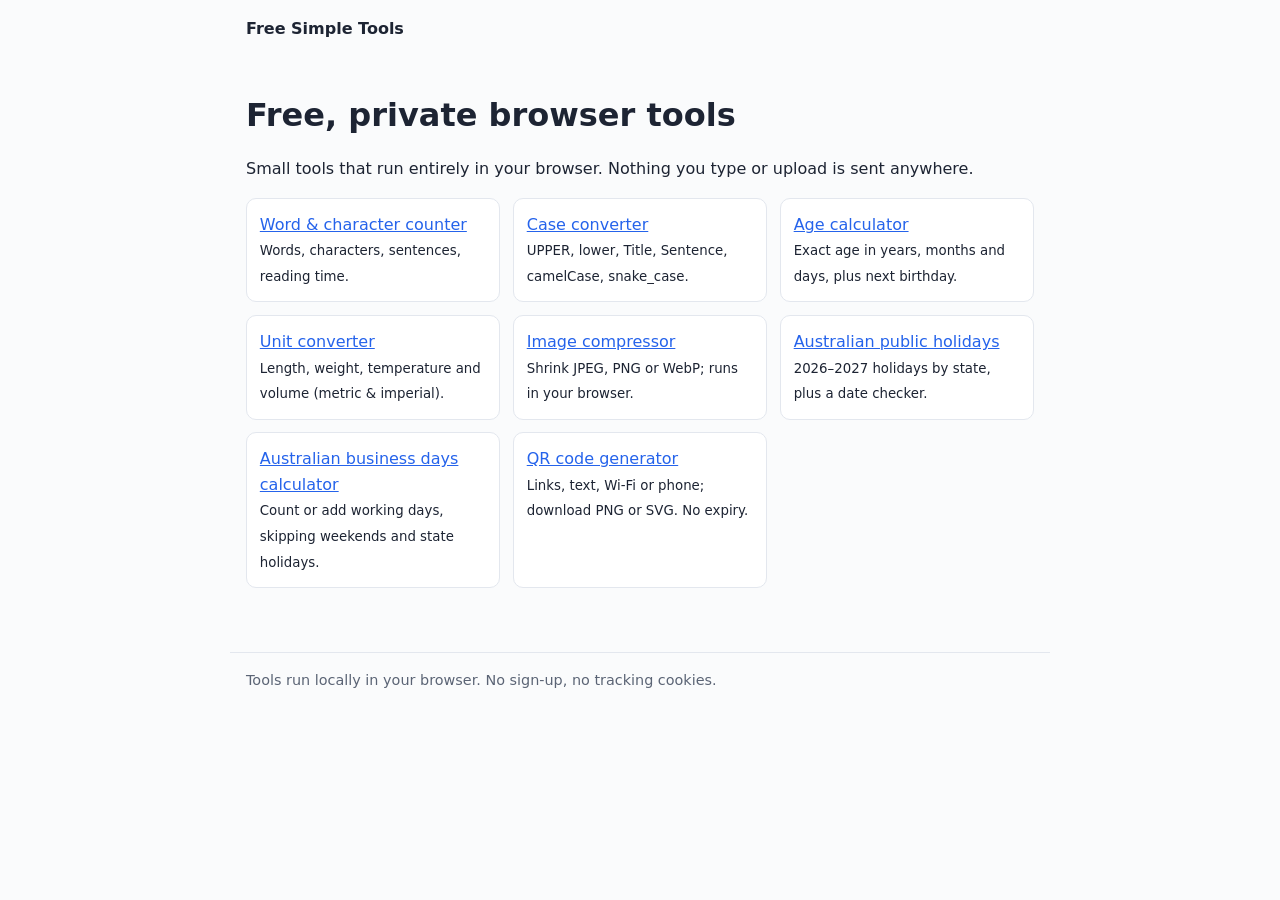
<file: index.html>
<!doctype html><html lang="en-AU"><head><meta charset="utf-8"><meta name="viewport" content="width=device-width,initial-scale=1">
<title>Free Simple Tools – quick browser tools for Australians</title>
<meta name="description" content="Free, private browser tools: word counter, date and public-holiday tools, image compressor and more. Everything runs in your browser.">
<link rel="stylesheet" href="assets/style.css"></head><body>
<header><a class="brand" href="./">Free Simple Tools</a></header>
<main><h1>Free, private browser tools</h1>
<p>Small tools that run entirely in your browser. Nothing you type or upload is sent anywhere.</p>
<ul class="tools">
<li><a href="word-counter/">Word &amp; character counter</a><br><small>Words, characters, sentences, reading time.</small></li>
<li><a href="case-converter/">Case converter</a><br><small>UPPER, lower, Title, Sentence, camelCase, snake_case.</small></li>
<li><a href="age-calculator/">Age calculator</a><br><small>Exact age in years, months and days, plus next birthday.</small></li>
<li><a href="unit-converter/">Unit converter</a><br><small>Length, weight, temperature and volume (metric &amp; imperial).</small></li>
<li><a href="image-compressor/">Image compressor</a><br><small>Shrink JPEG, PNG or WebP; runs in your browser.</small></li>
<li><a href="au-public-holidays/">Australian public holidays</a><br><small>2026–2027 holidays by state, plus a date checker.</small></li>
<li><a href="au-business-days/">Australian business days calculator</a><br><small>Count or add working days, skipping weekends and state holidays.</small></li>
<li><a href="qr-code/">QR code generator</a><br><small>Links, text, Wi-Fi or phone; download PNG or SVG. No expiry.</small></li>
<!-- TOOLS: au-business-days, qr-code -->
</ul></main>
<footer>Tools run locally in your browser. No sign-up, no tracking cookies.</footer></body></html>
</file>
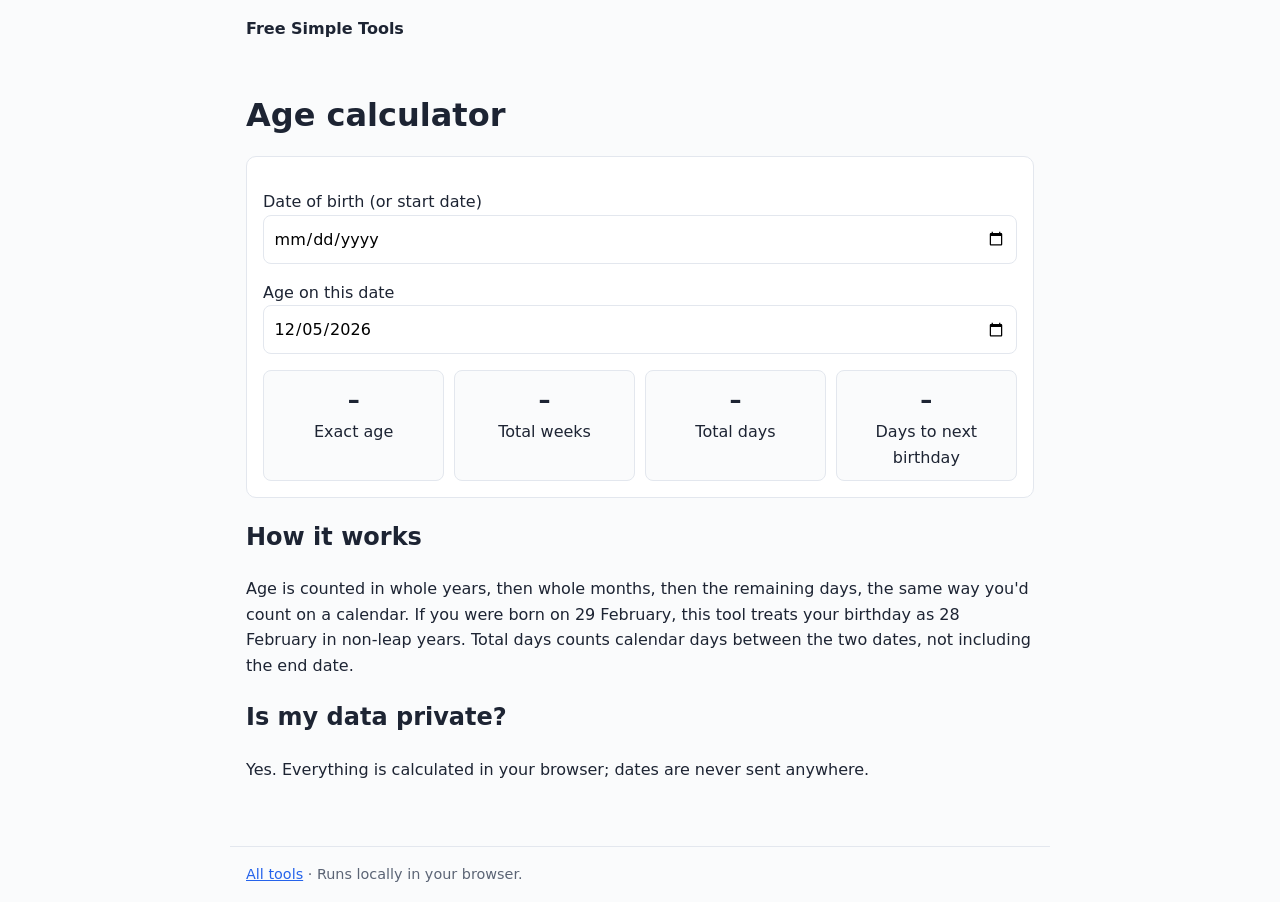
<file: age-calculator/index.html>
<!doctype html><html lang="en-AU"><head><meta charset="utf-8"><meta name="viewport" content="width=device-width,initial-scale=1">
<title>Age Calculator: exact age in years, months and days (Free)</title>
<meta name="description" content="Work out exact age or the time between two dates in years, months, days, total weeks and total days, plus days until the next birthday. Runs in your browser.">
<link rel="stylesheet" href="../assets/style.css"></head><body>
<header><a class="brand" href="../">Free Simple Tools</a></header>
<main><h1>Age calculator</h1>
<div class="card">
<p><label for="b">Date of birth (or start date)</label> <input id="b" type="date"></p>
<p><label for="d">Age on this date</label> <input id="d" type="date"></p>
<div class="stats">
<div class="stat"><b id="ymd">–</b>Exact age</div><div class="stat"><b id="tw">–</b>Total weeks</div>
<div class="stat"><b id="td">–</b>Total days</div><div class="stat"><b id="nb">–</b>Days to next birthday</div>
</div></div>
<h2>How it works</h2>
<p>Age is counted in whole years, then whole months, then the remaining days, the same way you'd count on a calendar. If you were born on 29 February, this tool treats your birthday as 28 February in non-leap years. Total days counts calendar days between the two dates, not including the end date.</p>
<h2>Is my data private?</h2><p>Yes. Everything is calculated in your browser; dates are never sent anywhere.</p>
</main><footer><a href="../">All tools</a> · Runs locally in your browser.</footer>
<script>
const $=id=>document.getElementById(id),pad=n=>String(n).padStart(2,'0');
const today=new Date(),iso=x=>`${x.getFullYear()}-${pad(x.getMonth()+1)}-${pad(x.getDate())}`;
$('d').value=iso(today);
const P=s=>{const[a,b,c]=s.split('-').map(Number);return{y:a,m:b-1,d:c};},U=o=>Date.UTC(o.y,o.m,o.d);
const dim=(y,m)=>new Date(Date.UTC(y,m+1,0)).getUTCDate();
const bday=(b,y)=>({y,m:b.m,d:Math.min(b.d,dim(y,b.m))});
function age(b,e){const add=k=>{const y=b.y+Math.floor((b.m+k)/12),m=(b.m+k)%12;return{y,m,d:Math.min(b.d,dim(y,m))};};let k=(e.y-b.y)*12+e.m-b.m;if(U(add(k))>U(e))k--;const a=add(k);return[Math.floor(k/12),k%12,Math.round((U(e)-U(a))/864e5)];}
function u(){if(!$('b').value||!$('d').value)return;const b=P($('b').value),e=P($('d').value);
if(U(e)<U(b)){$('ymd').textContent='End is before start';return;}
const[y,m,d]=age(b,e),days=Math.round((U(e)-U(b))/864e5);
$('ymd').textContent=`${y} y ${m} m ${d} d`;$('td').textContent=days.toLocaleString('en-AU');
$('tw').textContent=Math.floor(days/7).toLocaleString('en-AU')+(days%7?` + ${days%7} d`:'');
let n=bday(b,e.y);if(U(n)<U(e))n=bday(b,e.y+1);const k=Math.round((U(n)-U(e))/864e5);
$('nb').textContent=k===0?'Today!':k;}
$('b').oninput=u;$('d').oninput=u;
</script></body></html>
</file>
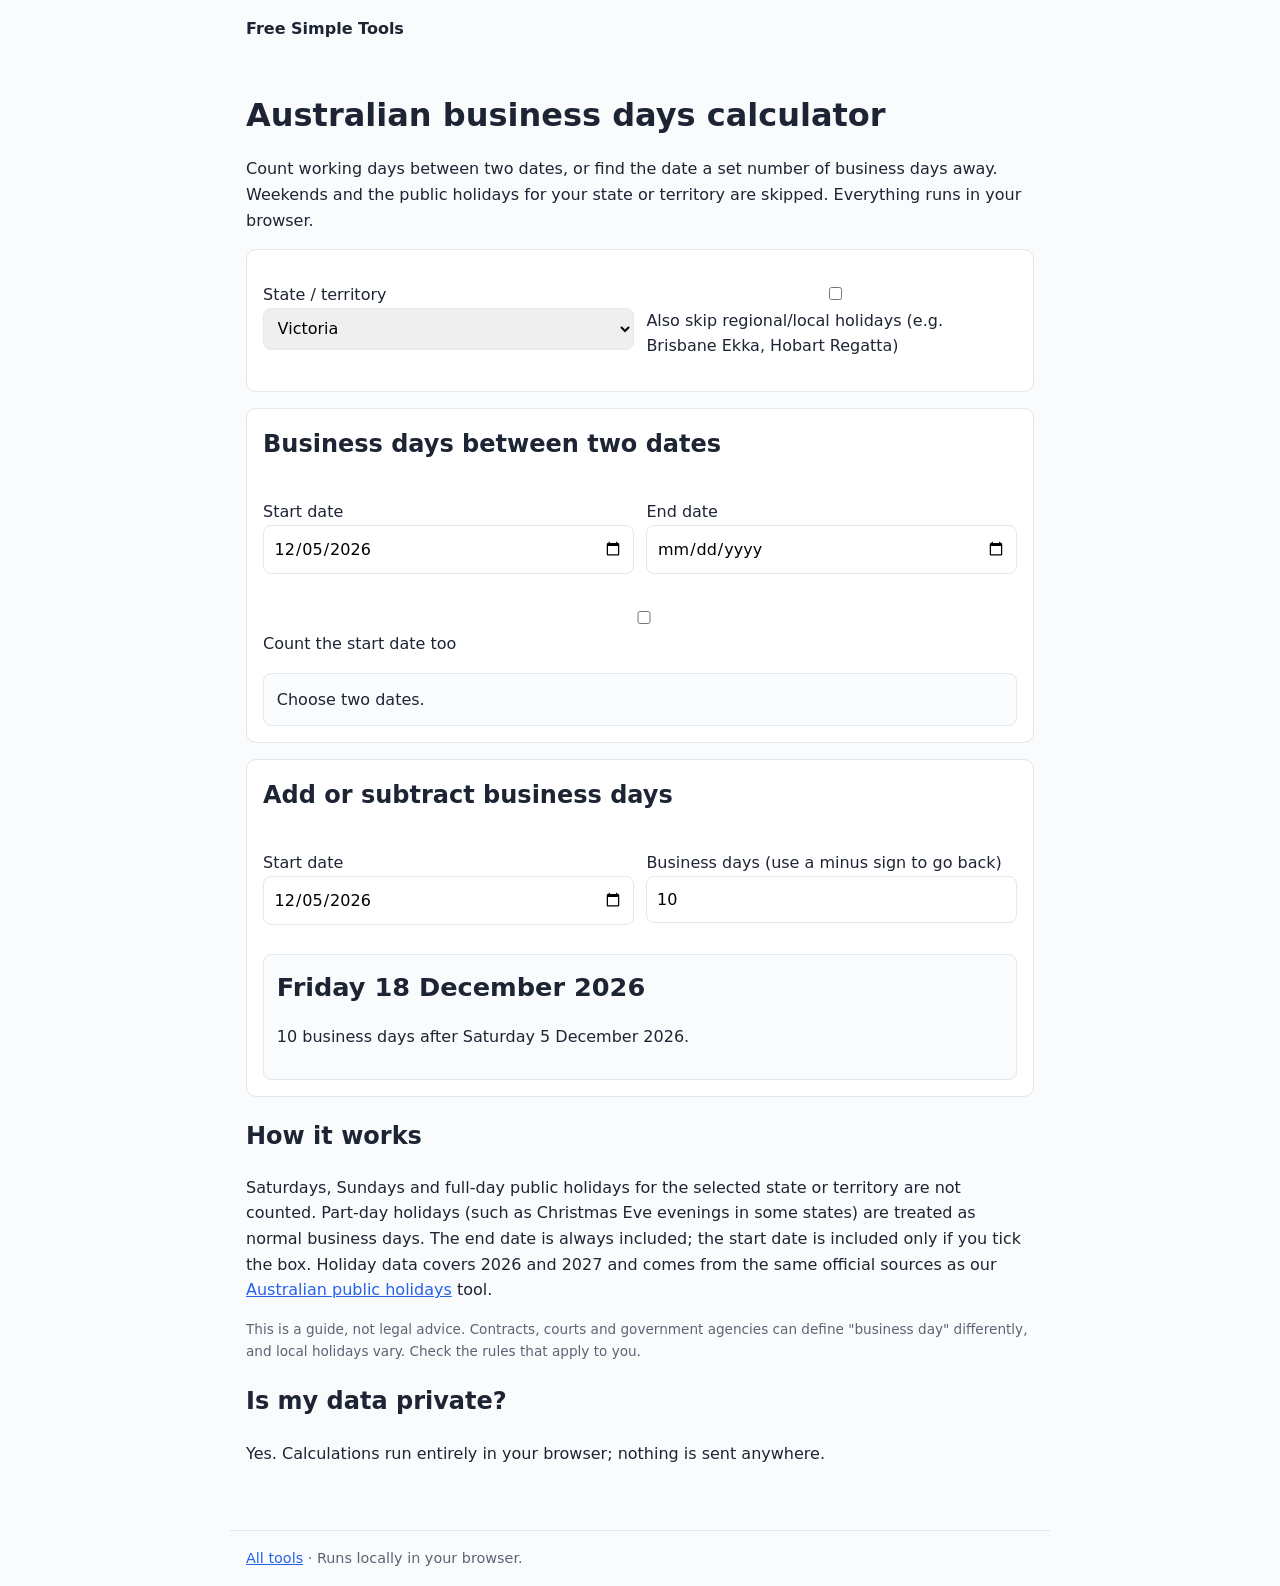
<file: au-business-days/index.html>
<!doctype html><html lang="en-AU"><head><meta charset="utf-8"><meta name="viewport" content="width=device-width,initial-scale=1">
<title>Australian business days calculator by state (2026–2027) – Free Simple Tools</title>
<meta name="description" content="Count business days between two dates, or add business days to a date, skipping weekends and public holidays for any Australian state or territory. Runs in your browser.">
<link rel="stylesheet" href="../assets/style.css">
<style>
.row{display:grid;grid-template-columns:1fr 1fr;gap:.8rem}
@media(max-width:560px){.row{grid-template-columns:1fr}}
.result{margin-top:.8rem;padding:.8rem;border-radius:8px;border:1px solid var(--border);background:var(--bg)}
.note{color:var(--muted);font-size:.85rem}
.big{font-size:1.6rem;font-weight:700}
</style></head><body>
<header><a class="brand" href="../">Free Simple Tools</a></header>
<main><h1>Australian business days calculator</h1>
<p>Count working days between two dates, or find the date a set number of business days away. Weekends and the public holidays for your state or territory are skipped. Everything runs in your browser.</p>
<div class="card">
<div class="row">
<p><label for="state">State / territory</label>
<select id="state">
<option value="ACT">Australian Capital Territory</option>
<option value="NSW">New South Wales</option>
<option value="NT">Northern Territory</option>
<option value="QLD">Queensland</option>
<option value="SA">South Australia</option>
<option value="TAS">Tasmania</option>
<option value="VIC" selected>Victoria</option>
<option value="WA">Western Australia</option>
</select></p>
<p><label><input type="checkbox" id="local"> Also skip regional/local holidays (e.g. Brisbane Ekka, Hobart Regatta)</label></p>
</div>
</div>

<div class="card">
<h2 style="margin-top:0">Business days between two dates</h2>
<div class="row">
<p><label for="from">Start date</label><input id="from" type="date"></p>
<p><label for="to">End date</label><input id="to" type="date"></p>
</div>
<p><label><input type="checkbox" id="incStart"> Count the start date too</label></p>
<div id="countResult" class="result">Choose two dates.</div>
</div>

<div class="card">
<h2 style="margin-top:0">Add or subtract business days</h2>
<div class="row">
<p><label for="addFrom">Start date</label><input id="addFrom" type="date"></p>
<p><label for="addN">Business days (use a minus sign to go back)</label><input id="addN" type="number" step="1" value="10"></p>
</div>
<div id="addResult" class="result">Choose a start date.</div>
</div>

<h2>How it works</h2>
<p>Saturdays, Sundays and full-day public holidays for the selected state or territory are not counted. Part-day holidays (such as Christmas Eve evenings in some states) are treated as normal business days. The end date is always included; the start date is included only if you tick the box. Holiday data covers 2026 and 2027 and comes from the same official sources as our <a href="../au-public-holidays/">Australian public holidays</a> tool.</p>
<p class="note">This is a guide, not legal advice. Contracts, courts and government agencies can define "business day" differently, and local holidays vary. Check the rules that apply to you.</p>
<h2>Is my data private?</h2>
<p>Yes. Calculations run entirely in your browser; nothing is sent anywhere.</p>
</main>
<footer><a href="../">All tools</a> · Runs locally in your browser.</footer>
<script src="../assets/au-holidays.js"></script>
<script src="bd.js"></script>
<script>
const DAYS=['Sunday','Monday','Tuesday','Wednesday','Thursday','Friday','Saturday'];
const MONTHS=['January','February','March','April','May','June','July','August','September','October','November','December'];
const $=id=>document.getElementById(id);
function fmt(s){const[y,m,d]=s.split('-').map(Number);const dt=new Date(Date.UTC(y,m-1,d));return `${DAYS[dt.getUTCDay()]} ${d} ${MONTHS[m-1]} ${y}`;}
function opts(){return{includeLocal:$('local').checked,includeStart:$('incStart').checked};}
function warn(years){return years.length?`<p class="note">No holiday data for ${years.join(', ')}; only weekends were skipped for those dates.</p>`:'';}
function doCount(){
  const a=$('from').value,b=$('to').value,box=$('countResult');
  if(!a||!b){box.textContent='Choose two dates.';return;}
  const r=countBusinessDays(H,$('state').value,a,b,opts());
  const hl=r.holidays.length?`<p>Public holidays skipped:</p><ul>${r.holidays.map(h=>`<li>${fmt(h.d)}: ${h.n}</li>`).join('')}</ul>`:'<p>No public holidays fell in this range.</p>';
  box.innerHTML=`<div class="big">${r.days} business day${Math.abs(r.days)===1?'':'s'}</div><p>${r.weekend} weekend day${r.weekend===1?'':'s'} and ${r.holidays.length} public holiday${r.holidays.length===1?'':'s'} skipped.</p>${hl}${warn(r.missingYears)}`;
}
function doAdd(){
  const a=$('addFrom').value,n=parseInt($('addN').value,10),box=$('addResult');
  if(!a||isNaN(n)){box.textContent='Choose a start date and a whole number of days.';return;}
  const r=addBusinessDays(H,$('state').value,a,n,{includeLocal:$('local').checked});
  box.innerHTML=`<div class="big">${fmt(r.date)}</div><p>${Math.abs(n)} business day${Math.abs(n)===1?'':'s'} ${n<0?'before':'after'} ${fmt(a)}.</p>${r.missingYear?'<p class="note">Part of this range is outside 2026–2027, so holidays there may be missing.</p>':''}`;
}
['state','local','incStart','from','to'].forEach(id=>$(id).addEventListener('input',()=>{doCount();doAdd();}));
['addFrom','addN'].forEach(id=>$(id).addEventListener('input',doAdd));
$('state').addEventListener('change',()=>{doCount();doAdd();});
const _n=new Date(),today=new Date(_n.getTime()-_n.getTimezoneOffset()*6e4).toISOString().slice(0,10);$('from').value=today;$('addFrom').value=today;
doCount();doAdd();
</script></body></html>
</file>
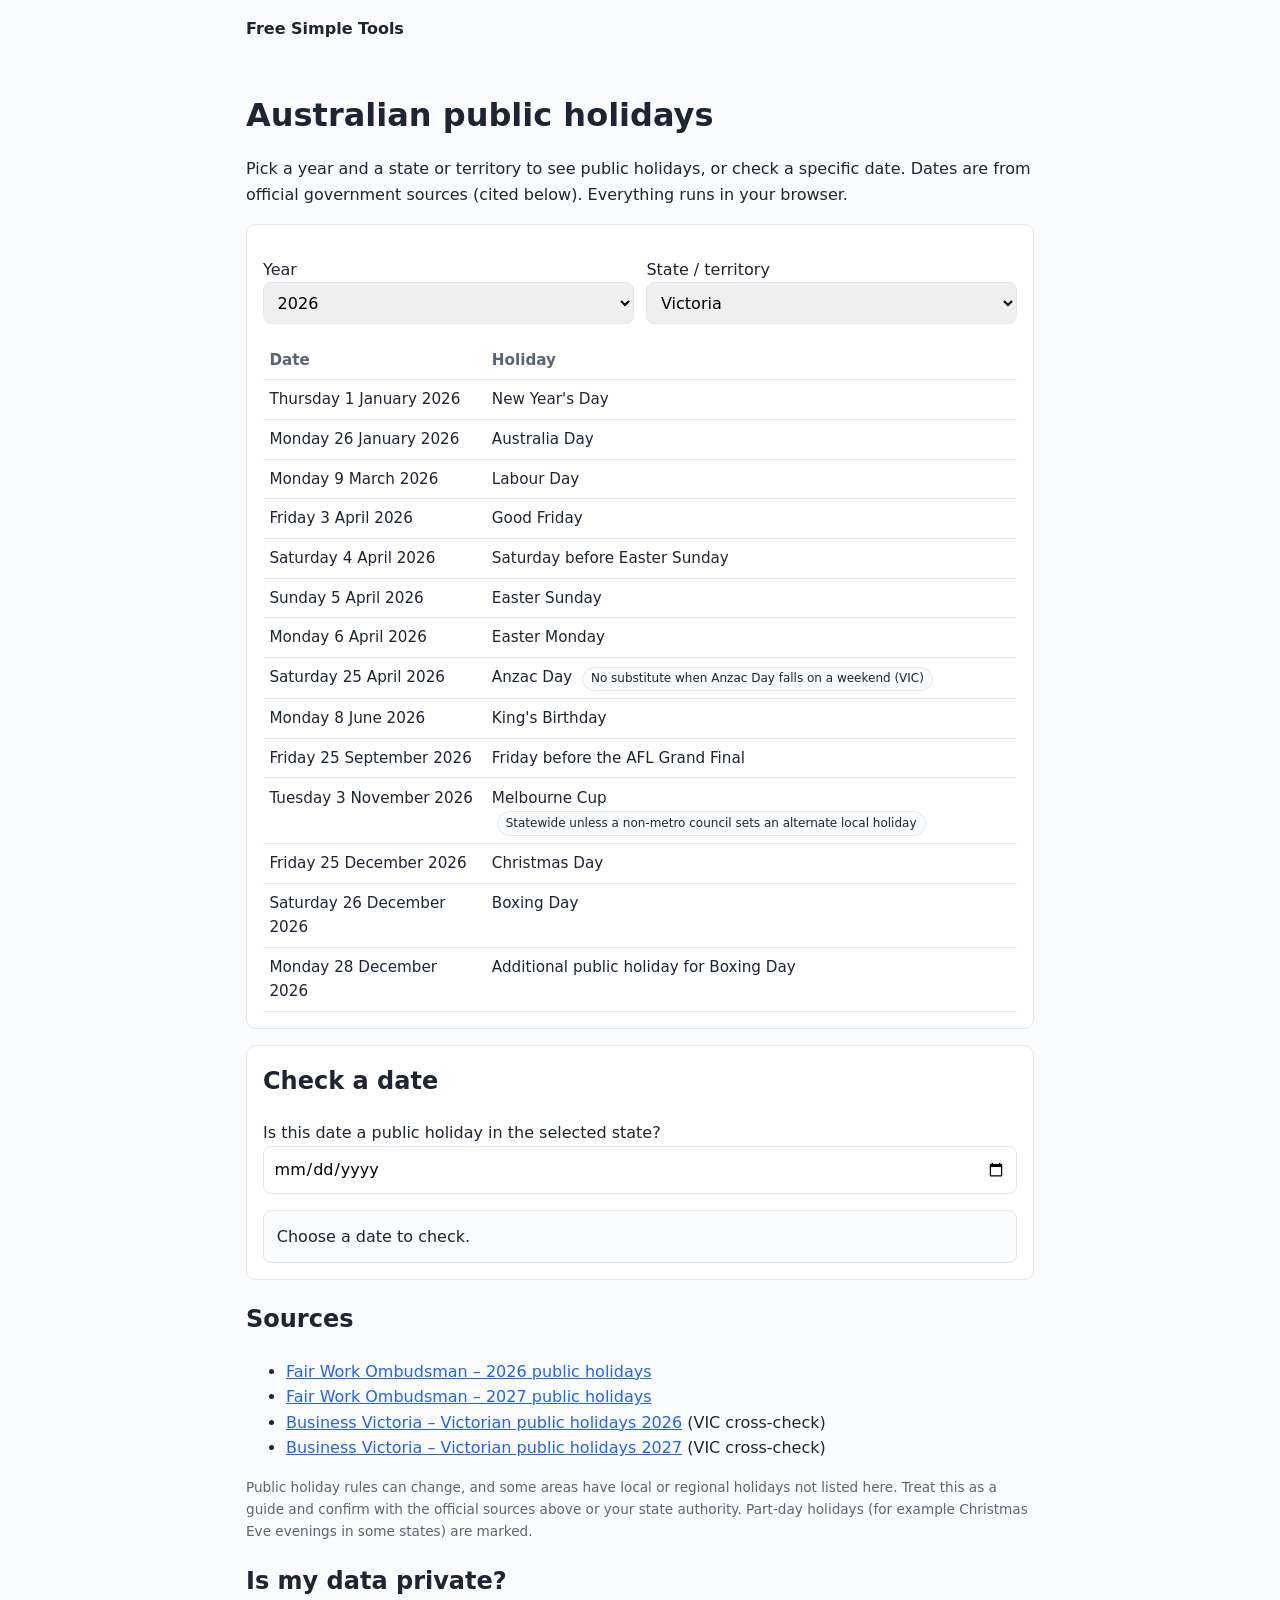
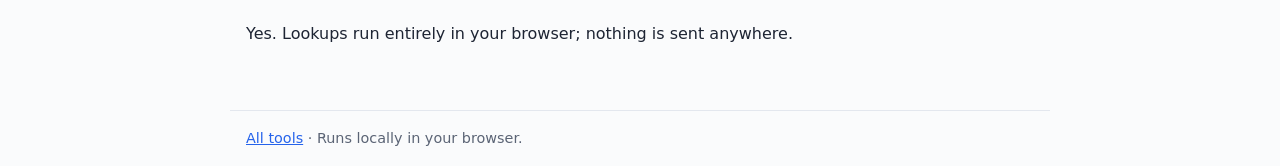
<file: au-public-holidays/index.html>
<!doctype html><html lang="en-AU"><head><meta charset="utf-8"><meta name="viewport" content="width=device-width,initial-scale=1">
<title>Australian public holidays by state (2026–2027) – Free Simple Tools</title>
<meta name="description" content="Look up Australian public holidays by state or territory for 2026 and 2027, or check whether a specific date is a public holiday. Runs in your browser.">
<link rel="stylesheet" href="../assets/style.css">
<style>
table{width:100%;border-collapse:collapse;font-size:.95rem}
th,td{text-align:left;padding:.45rem .4rem;border-bottom:1px solid var(--border);vertical-align:top}
th{color:var(--muted);font-weight:600}
.note{color:var(--muted);font-size:.85rem}
.badge{display:inline-block;background:var(--bg);border:1px solid var(--border);border-radius:999px;padding:.1rem .5rem;font-size:.75rem;margin-left:.3rem}
.row{display:grid;grid-template-columns:1fr 1fr;gap:.8rem}
@media(max-width:560px){.row{grid-template-columns:1fr}}
#checkResult{margin-top:.8rem;padding:.8rem;border-radius:8px;border:1px solid var(--border);background:var(--bg)}
#checkResult.yes{border-color:#86efac;background:#f0fdf4}
#checkResult.no{border-color:#e3e7ee}
</style></head><body>
<header><a class="brand" href="../">Free Simple Tools</a></header>
<main><h1>Australian public holidays</h1>
<p>Pick a year and a state or territory to see public holidays, or check a specific date. Dates are from official government sources (cited below). Everything runs in your browser.</p>
<div class="card">
<div class="row">
<p><label for="year">Year</label>
<select id="year"><option value="2026">2026</option><option value="2027">2027</option></select></p>
<p><label for="state">State / territory</label>
<select id="state">
<option value="ACT">Australian Capital Territory</option>
<option value="NSW">New South Wales</option>
<option value="NT">Northern Territory</option>
<option value="QLD">Queensland</option>
<option value="SA">South Australia</option>
<option value="TAS">Tasmania</option>
<option value="VIC" selected>Victoria</option>
<option value="WA">Western Australia</option>
</select></p>
</div>
<div id="pending" class="note" hidden></div>
<table><thead><tr><th>Date</th><th>Holiday</th></tr></thead><tbody id="list"></tbody></table>
</div>

<div class="card">
<h2 style="margin-top:0">Check a date</h2>
<p><label for="check">Is this date a public holiday in the selected state?</label>
<input id="check" type="date"></p>
<div id="checkResult">Choose a date to check.</div>
</div>

<h2>Sources</h2>
<ul>
<li><a href="https://www.fairwork.gov.au/employment-conditions/public-holidays/2026-public-holidays" rel="noopener">Fair Work Ombudsman – 2026 public holidays</a></li>
<li><a href="https://www.fairwork.gov.au/employment-conditions/public-holidays/2027-public-holidays" rel="noopener">Fair Work Ombudsman – 2027 public holidays</a></li>
<li><a href="https://business.vic.gov.au/business-information/public-holidays/victorian-public-holidays-2026" rel="noopener">Business Victoria – Victorian public holidays 2026</a> (VIC cross-check)</li>
<li><a href="https://business.vic.gov.au/business-information/public-holidays/victorian-public-holidays-2027" rel="noopener">Business Victoria – Victorian public holidays 2027</a> (VIC cross-check)</li>
</ul>
<p class="note">Public holiday rules can change, and some areas have local or regional holidays not listed here. Treat this as a guide and confirm with the official sources above or your state authority. Part-day holidays (for example Christmas Eve evenings in some states) are marked.</p>
<h2>Is my data private?</h2>
<p>Yes. Lookups run entirely in your browser; nothing is sent anywhere.</p>
</main>
<footer><a href="../">All tools</a> · Runs locally in your browser.</footer>
<script src="../assets/au-holidays.js"></script>
<script>
const DAYS=['Sunday','Monday','Tuesday','Wednesday','Thursday','Friday','Saturday'];
const MONTHS=['January','February','March','April','May','June','July','August','September','October','November','December'];
const $=id=>document.getElementById(id);
function fmt(iso){
  const[y,m,d]=iso.split('-').map(Number);
  const dt=new Date(Date.UTC(y,m-1,d));
  return `${DAYS[dt.getUTCDay()]} ${d} ${MONTHS[m-1]} ${y}`;
}
function holidays(){
  const y=+$('year').value,s=$('state').value;
  return (H[y]&&H[y][s])||[];
}
function render(){
  const y=$('year').value,s=$('state').value,rows=holidays();
  const pend=PENDING[s+'|'+y];
  const p=$('pending');
  if(pend){p.hidden=false;p.textContent=pend;}else{p.hidden=true;p.textContent='';}
  $('list').innerHTML=rows.map(h=>{
    const badge=h.note?` <span class="badge">${h.note}</span>`:'';
    return `<tr><td>${fmt(h.d)}</td><td>${h.n}${badge}</td></tr>`;
  }).join('')||'<tr><td colspan="2">No holidays loaded for this selection.</td></tr>';
  check();
}
function check(){
  const v=$('check').value,box=$('checkResult');
  if(!v){box.className='';box.textContent='Choose a date to check.';return;}
  const y=+v.slice(0,4);
  if(!H[y]){box.className='no';box.textContent=`No holiday data loaded for ${y}. This tool covers 2026 and 2027.`;return;}
  const s=$('state').value;
  const hits=(H[y][s]||[]).filter(h=>h.d===v);
  const label=$('state').selectedOptions[0].textContent;
  if(hits.length){
    box.className='yes';
    box.innerHTML=`<strong>Yes</strong> — ${fmt(v)} is a public holiday in ${label}: <em>${hits.map(h=>h.n+(h.note?' ('+h.note+')':'')).join('; ')}</em>.`;
  }else{
    box.className='no';
    box.innerHTML=`<strong>No</strong> — ${fmt(v)} is not on the ${label} statewide/capital-city list for ${y}. Local or regional holidays may still apply.`;
  }
}
$('year').onchange=render;$('state').onchange=render;$('check').oninput=check;
render();
</script></body></html>
</file>
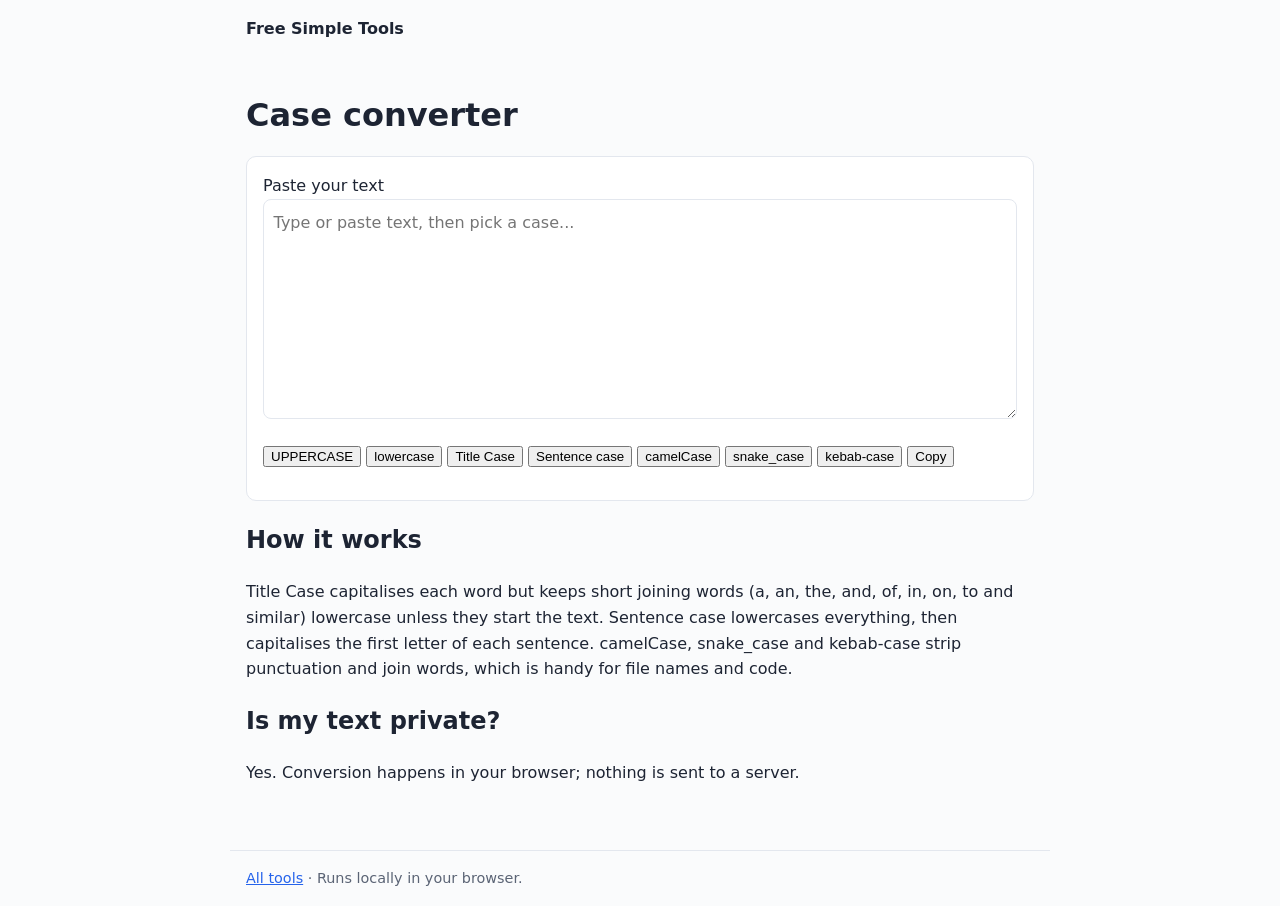
<file: case-converter/index.html>
<!doctype html><html lang="en-AU"><head><meta charset="utf-8"><meta name="viewport" content="width=device-width,initial-scale=1">
<title>Case Converter: UPPER, lower, Title, Sentence case (Free)</title>
<meta name="description" content="Convert text to UPPERCASE, lowercase, Title Case, Sentence case, camelCase, snake_case or kebab-case instantly. Runs in your browser, nothing is uploaded.">
<link rel="stylesheet" href="../assets/style.css"></head><body>
<header><a class="brand" href="../">Free Simple Tools</a></header>
<main><h1>Case converter</h1>
<div class="card"><label for="t">Paste your text</label>
<textarea id="t" placeholder="Type or paste text, then pick a case..."></textarea>
<p class="btns">
<button data-c="upper">UPPERCASE</button> <button data-c="lower">lowercase</button>
<button data-c="title">Title Case</button> <button data-c="sentence">Sentence case</button>
<button data-c="camel">camelCase</button> <button data-c="snake">snake_case</button>
<button data-c="kebab">kebab-case</button> <button id="copy">Copy</button> <span id="msg"></span></p></div>
<h2>How it works</h2>
<p>Title Case capitalises each word but keeps short joining words (a, an, the, and, of, in, on, to and similar) lowercase unless they start the text. Sentence case lowercases everything, then capitalises the first letter of each sentence. camelCase, snake_case and kebab-case strip punctuation and join words, which is handy for file names and code.</p>
<h2>Is my text private?</h2><p>Yes. Conversion happens in your browser; nothing is sent to a server.</p>
</main><footer><a href="../">All tools</a> · Runs locally in your browser.</footer>
<script>
const t=document.getElementById('t'),small=new Set('a an the and but or nor for so yet of in on at to by up as via per vs'.split(' '));
const words=s=>s.match(/[\p{L}\p{N}]+/gu)||[];
const f={upper:s=>s.toUpperCase(),lower:s=>s.toLowerCase(),
title:s=>{let i=0;return s.toLowerCase().replace(/[\p{L}\p{N}][\p{L}\p{N}'’]*/gu,w=>(i++&&small.has(w))?w:w[0].toUpperCase()+w.slice(1));},
sentence:s=>s.toLowerCase().replace(/(^\s*|[.!?]\s+)(\p{L})/gu,(m,a,b)=>a+b.toUpperCase()),
camel:s=>words(s).map((w,i)=>i?w[0].toUpperCase()+w.slice(1).toLowerCase():w.toLowerCase()).join(''),
snake:s=>words(s).map(w=>w.toLowerCase()).join('_'),kebab:s=>words(s).map(w=>w.toLowerCase()).join('-')};
document.querySelectorAll('[data-c]').forEach(b=>b.onclick=()=>{t.value=f[b.dataset.c](t.value);});
document.getElementById('copy').onclick=async()=>{try{await navigator.clipboard.writeText(t.value);document.getElementById('msg').textContent='Copied';}catch(e){t.select();}};
</script></body></html>
</file>
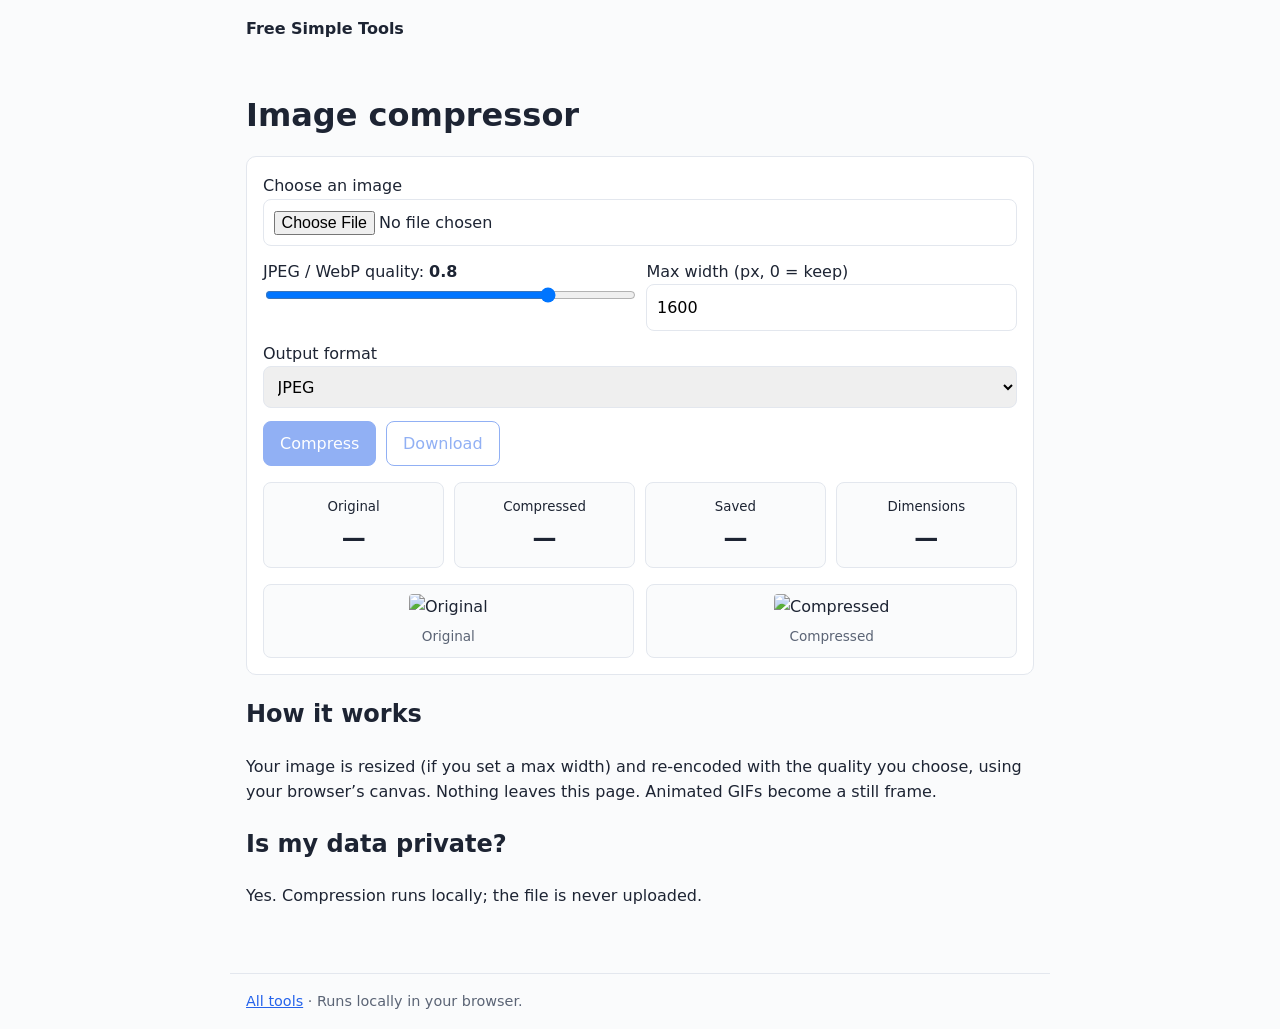
<file: image-compressor/index.html>
<!doctype html><html lang="en-AU"><head><meta charset="utf-8"><meta name="viewport" content="width=device-width,initial-scale=1">
<title>Image Compressor: shrink JPEG &amp; PNG in your browser (Free)</title>
<meta name="description" content="Compress and resize images in your browser. Adjust quality and max size, compare before and after. Nothing is uploaded.">
<link rel="stylesheet" href="../assets/style.css">
<style>
.preview{display:grid;grid-template-columns:1fr 1fr;gap:.8rem;margin-top:.8rem}
.preview figure{margin:0;background:var(--bg);border:1px solid var(--border);border-radius:8px;padding:.6rem;text-align:center}
.preview img{max-width:100%;max-height:220px;object-fit:contain;border-radius:4px}
.preview figcaption{font-size:.85rem;color:var(--muted);margin-top:.4rem}
.row{display:grid;grid-template-columns:1fr 1fr;gap:.8rem}
@media(max-width:560px){.preview,.row{grid-template-columns:1fr}}
button{font:inherit;padding:.55rem 1rem;border-radius:8px;border:1px solid var(--accent);background:var(--accent);color:#fff;cursor:pointer}
button.secondary{background:var(--card);color:var(--accent)}
button:disabled{opacity:.5;cursor:not-allowed}
input[type=range]{width:100%;padding:0}
</style></head><body>
<header><a class="brand" href="../">Free Simple Tools</a></header>
<main><h1>Image compressor</h1>
<div class="card">
<label for="file">Choose an image</label>
<input id="file" type="file" accept="image/jpeg,image/png,image/webp,image/gif">
<div class="row" style="margin-top:.8rem">
<div><label for="quality">JPEG / WebP quality: <b id="qLabel">0.8</b></label>
<input id="quality" type="range" min="0.1" max="1" step="0.05" value="0.8"></div>
<div><label for="maxW">Max width (px, 0 = keep)</label>
<input id="maxW" type="number" min="0" step="1" value="1600" inputmode="numeric"></div>
</div>
<label for="fmt" style="margin-top:.6rem;display:block">Output format</label>
<select id="fmt">
<option value="image/jpeg">JPEG</option>
<option value="image/webp">WebP</option>
<option value="image/png">PNG (lossless; quality ignored)</option>
</select>
<p style="margin-top:.8rem;display:flex;gap:.6rem;flex-wrap:wrap">
<button id="go" type="button" disabled>Compress</button>
<button id="dl" type="button" class="secondary" disabled>Download</button>
</p>
<p class="stats" style="margin-top:1rem">
<span class="stat"><small>Original</small><b id="origSize">—</b></span>
<span class="stat"><small>Compressed</small><b id="newSize">—</b></span>
<span class="stat"><small>Saved</small><b id="saved">—</b></span>
<span class="stat"><small>Dimensions</small><b id="dims">—</b></span>
</p>
<div class="preview" id="preview" hidden>
<figure><img id="origImg" alt="Original"><figcaption>Original</figcaption></figure>
<figure><img id="outImg" alt="Compressed"><figcaption>Compressed</figcaption></figure>
</div>
</div>
<h2>How it works</h2>
<p>Your image is resized (if you set a max width) and re-encoded with the quality you choose, using your browser’s canvas. Nothing leaves this page. Animated GIFs become a still frame.</p>
<h2>Is my data private?</h2><p>Yes. Compression runs locally; the file is never uploaded.</p>
</main><footer><a href="../">All tools</a> · Runs locally in your browser.</footer>
<script>
const file=document.getElementById('file'),quality=document.getElementById('quality'),qLabel=document.getElementById('qLabel'),
maxW=document.getElementById('maxW'),fmt=document.getElementById('fmt'),go=document.getElementById('go'),dl=document.getElementById('dl'),
origSize=document.getElementById('origSize'),newSize=document.getElementById('newSize'),saved=document.getElementById('saved'),
dims=document.getElementById('dims'),preview=document.getElementById('preview'),origImg=document.getElementById('origImg'),outImg=document.getElementById('outImg');
let srcFile=null,outBlob=null,outUrl=null;
function fmtBytes(n){if(n<1024)return n+' B';if(n<1048576)return(n/1024).toFixed(1)+' KB';return(n/1048576).toFixed(2)+' MB';}
quality.oninput=()=>{qLabel.textContent=Number(quality.value).toFixed(2);};
file.onchange=()=>{
  srcFile=file.files&&file.files[0]||null; outBlob=null; dl.disabled=true; go.disabled=!srcFile;
  newSize.textContent=saved.textContent=dims.textContent='—'; preview.hidden=true;
  if(outUrl){URL.revokeObjectURL(outUrl);outUrl=null;}
  if(!srcFile){origSize.textContent='—';origImg.removeAttribute('src');return;}
  origSize.textContent=fmtBytes(srcFile.size);
  const r=new FileReader();
  r.onload=()=>{origImg.src=r.result;};
  r.readAsDataURL(srcFile);
};
function loadImage(blobOrUrl){return new Promise((resolve,reject)=>{const img=new Image();img.onload=()=>resolve(img);img.onerror=reject;img.src=typeof blobOrUrl==='string'?blobOrUrl:URL.createObjectURL(blobOrUrl);});}
async function compress(){
  if(!srcFile)return;
  go.disabled=true;
  try{
    const img=await loadImage(srcFile);
    const cap=Math.max(0,parseInt(maxW.value,10)||0);
    let w=img.naturalWidth,h=img.naturalHeight;
    if(cap>0&&w>cap){h=Math.round(h*(cap/w));w=cap;}
    const canvas=document.createElement('canvas');
    canvas.width=w; canvas.height=h;
    const ctx=canvas.getContext('2d');
    if(fmt.value==='image/jpeg'){ctx.fillStyle='#fff';ctx.fillRect(0,0,w,h);}
    ctx.drawImage(img,0,0,w,h);
    const type=fmt.value;
    const q=type==='image/png'?undefined:Number(quality.value);
    outBlob=await new Promise(res=>canvas.toBlob(res,type,q));
    if(!outBlob)throw new Error('Encode failed');
    if(outUrl)URL.revokeObjectURL(outUrl);
    outUrl=URL.createObjectURL(outBlob);
    outImg.src=outUrl;
    newSize.textContent=fmtBytes(outBlob.size);
    const pct=srcFile.size?Math.max(0,Math.round((1-outBlob.size/srcFile.size)*100)):0;
    saved.textContent=pct+'%';
    dims.textContent=w+'×'+h;
    preview.hidden=false; dl.disabled=false;
  }catch(e){newSize.textContent='Error';saved.textContent='—';}
  go.disabled=!srcFile;
}
go.onclick=compress;
dl.onclick=()=>{
  if(!outBlob)return;
  const a=document.createElement('a');
  const ext=fmt.value==='image/png'?'png':(fmt.value==='image/webp'?'webp':'jpg');
  const base=(srcFile&&srcFile.name?srcFile.name.replace(/\.[^.]+$/,''):'image')+'-compressed.'+ext;
  a.href=outUrl; a.download=base; a.click();
};
// Expose helpers for sanity checks in non-browser environments via logic mirror below
window.__imageCompressMath={
  scale(w,h,cap){if(!(cap>0)||w<=cap)return{w,h};return{w:cap,h:Math.round(h*(cap/w))}},
  savedPct(orig,next){return orig?Math.max(0,Math.round((1-next/orig)*100)):0;}
};
</script></body></html>
</file>
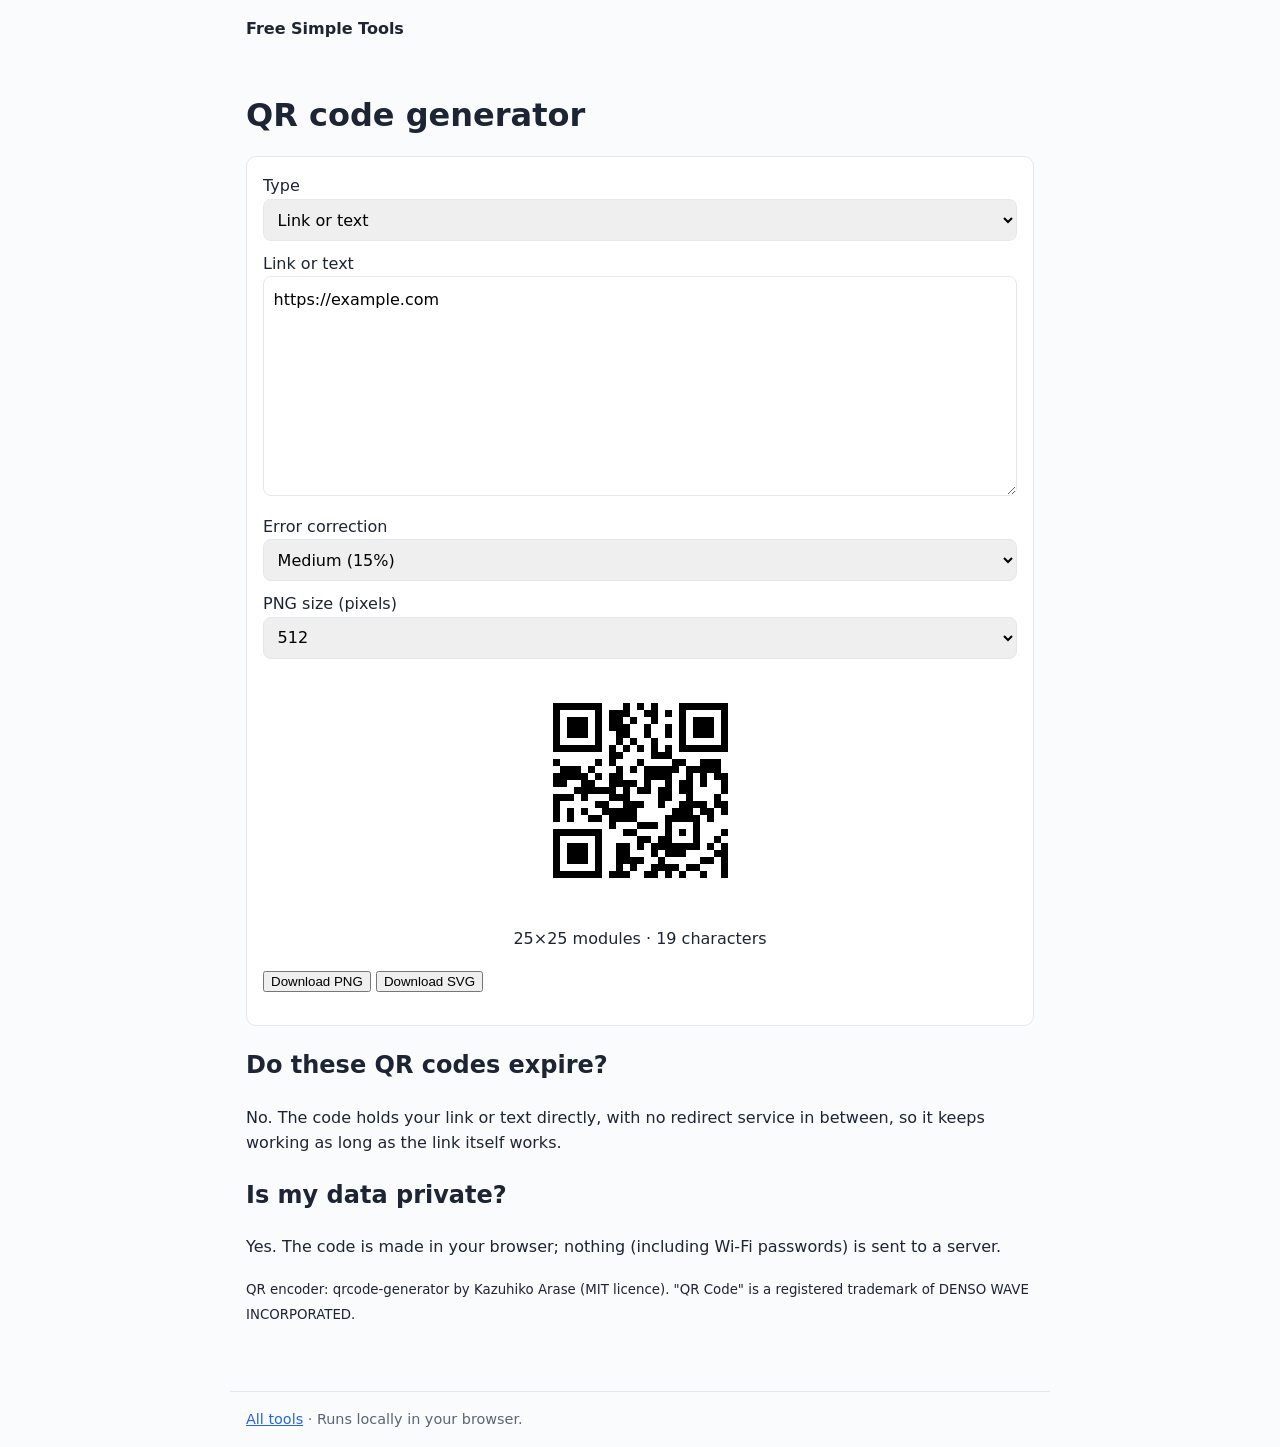
<file: qr-code/index.html>
<!doctype html><html lang="en-AU"><head><meta charset="utf-8"><meta name="viewport" content="width=device-width,initial-scale=1">
<title>QR Code Generator: free, no sign-up, download PNG or SVG</title>
<meta name="description" content="Make a QR code for a link, text, Wi-Fi network or phone number. Free, no sign-up, no tracking redirects. Runs in your browser; download as PNG or SVG.">
<link rel="stylesheet" href="../assets/style.css"></head><body>
<header><a class="brand" href="../">Free Simple Tools</a></header>
<main><h1>QR code generator</h1>
<div class="card">
<label for="type">Type</label>
<select id="type">
<option value="text">Link or text</option>
<option value="wifi">Wi-Fi network</option>
<option value="tel">Phone number</option>
</select>
<div id="f-text" style="margin-top:.6rem">
<label for="txt">Link or text</label>
<textarea id="txt" rows="3" style="width:100%">https://example.com</textarea>
</div>
<div id="f-wifi" hidden style="margin-top:.6rem">
<label for="ssid">Network name (SSID)</label><input id="ssid" type="text">
<label for="pw" style="margin-top:.6rem;display:block">Password</label><input id="pw" type="text" autocomplete="off">
<label for="sec" style="margin-top:.6rem;display:block">Security</label>
<select id="sec"><option value="WPA">WPA/WPA2/WPA3</option><option value="WEP">WEP</option><option value="nopass">None (open)</option></select>
<label style="margin-top:.6rem;display:block"><input id="hid" type="checkbox"> Hidden network</label>
</div>
<div id="f-tel" hidden style="margin-top:.6rem">
<label for="tel">Phone number</label><input id="tel" type="tel" placeholder="+61 4xx xxx xxx">
</div>
<label for="ecl" style="margin-top:.6rem;display:block">Error correction</label>
<select id="ecl"><option value="L">Low (7%)</option><option value="M" selected>Medium (15%)</option><option value="Q">Quartile (25%)</option><option value="H">High (30%)</option></select>
<label for="size" style="margin-top:.6rem;display:block">PNG size (pixels)</label>
<select id="size"><option>256</option><option selected>512</option><option>1024</option></select>
<div style="margin-top:1rem;text-align:center"><canvas id="cv" width="256" height="256" style="max-width:100%;image-rendering:pixelated;background:#fff"></canvas>
<p id="msg" class="stats"></p></div>
<p><button id="png" type="button">Download PNG</button> <button id="svg" type="button">Download SVG</button></p>
</div>
<h2>Do these QR codes expire?</h2>
<p>No. The code holds your link or text directly, with no redirect service in between, so it keeps working as long as the link itself works.</p>
<h2>Is my data private?</h2><p>Yes. The code is made in your browser; nothing (including Wi-Fi passwords) is sent to a server.</p>
<p><small>QR encoder: qrcode-generator by Kazuhiko Arase (MIT licence). "QR Code" is a registered trademark of DENSO WAVE INCORPORATED.</small></p>
</main><footer><a href="../">All tools</a> · Runs locally in your browser.</footer>
<script src="../assets/qrcode.js"></script>
<script src="qr.js"></script>
</body></html>
</file>
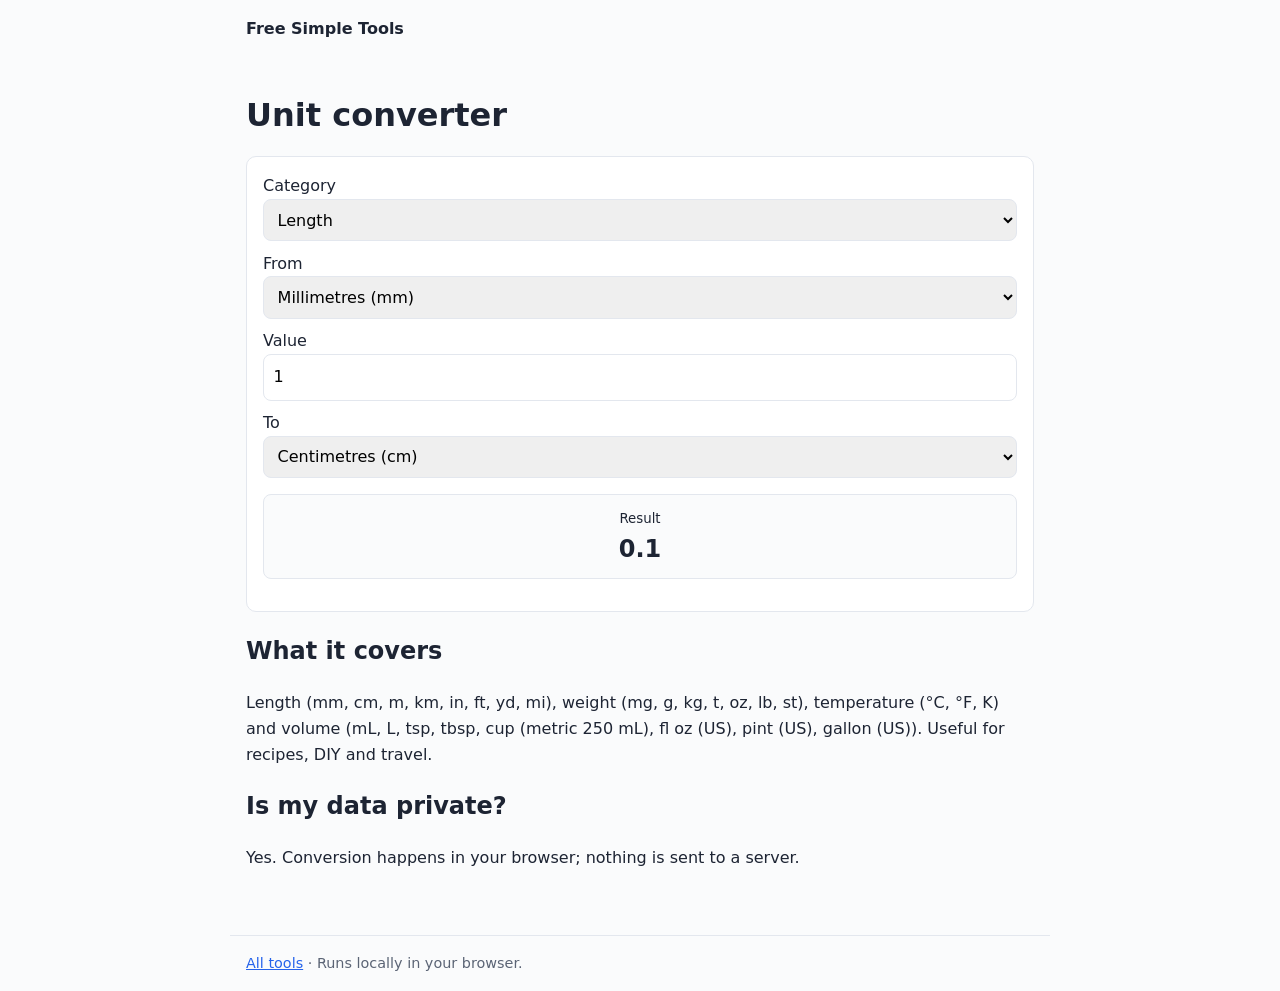
<file: unit-converter/index.html>
<!doctype html><html lang="en-AU"><head><meta charset="utf-8"><meta name="viewport" content="width=device-width,initial-scale=1">
<title>Unit Converter: length, weight, temperature, volume (Free)</title>
<meta name="description" content="Convert length, weight, temperature and volume between metric and imperial units. Runs in your browser, nothing is uploaded.">
<link rel="stylesheet" href="../assets/style.css"></head><body>
<header><a class="brand" href="../">Free Simple Tools</a></header>
<main><h1>Unit converter</h1>
<div class="card">
<label for="cat">Category</label>
<select id="cat">
<option value="length">Length</option>
<option value="weight">Weight / mass</option>
<option value="temp">Temperature</option>
<option value="volume">Volume</option>
</select>
<label for="fromU" style="margin-top:.6rem;display:block">From</label>
<select id="fromU"></select>
<label for="val" style="margin-top:.6rem;display:block">Value</label>
<input id="val" type="number" step="any" value="1" inputmode="decimal">
<label for="toU" style="margin-top:.6rem;display:block">To</label>
<select id="toU"></select>
<p class="stats" style="margin-top:1rem"><span class="stat"><small>Result</small><b id="out">—</b></span></p>
</div>
<h2>What it covers</h2>
<p>Length (mm, cm, m, km, in, ft, yd, mi), weight (mg, g, kg, t, oz, lb, st), temperature (°C, °F, K) and volume (mL, L, tsp, tbsp, cup (metric 250 mL), fl oz (US), pint (US), gallon (US)). Useful for recipes, DIY and travel.</p>
<h2>Is my data private?</h2><p>Yes. Conversion happens in your browser; nothing is sent to a server.</p>
</main><footer><a href="../">All tools</a> · Runs locally in your browser.</footer>
<script>
const U={
length:{mm:1,cm:10,m:1000,km:1e6,in:25.4,ft:304.8,yd:914.4,mi:1609344},
weight:{mg:1,g:1000,kg:1e6,t:1e9,oz:28349.523125,lb:453592.37,st:6350293.18},
volume:{mL:1,L:1000,tsp:4.92892159375,tbsp:14.78676478125,cup:250,'fl oz':29.5735295625,pint:473.176473,gallon:3785.411784}
};
const labels={
length:{mm:'Millimetres (mm)',cm:'Centimetres (cm)',m:'Metres (m)',km:'Kilometres (km)',in:'Inches (in)',ft:'Feet (ft)',yd:'Yards (yd)',mi:'Miles (mi)'},
weight:{mg:'Milligrams (mg)',g:'Grams (g)',kg:'Kilograms (kg)',t:'Tonnes (t)',oz:'Ounces (oz)',lb:'Pounds (lb)',st:'Stone (st)'},
volume:{mL:'Millilitres (mL)',L:'Litres (L)',tsp:'Teaspoons US (tsp)',tbsp:'Tablespoons US (tbsp)',cup:'Cups metric (250 mL)', 'fl oz':'Fluid ounces US (fl oz)',pint:'Pints US (pt)',gallon:'Gallons US (gal)'},
temp:{C:'Celsius (°C)',F:'Fahrenheit (°F)',K:'Kelvin (K)'}
};
const cat=document.getElementById('cat'),fromU=document.getElementById('fromU'),toU=document.getElementById('toU'),val=document.getElementById('val'),out=document.getElementById('out');
function fill(){
  const c=cat.value,keys=Object.keys(labels[c]);
  fromU.innerHTML=toU.innerHTML=keys.map(k=>`<option value="${k}">${labels[c][k]}</option>`).join('');
  fromU.selectedIndex=0; toU.selectedIndex=Math.min(1,keys.length-1); convert();
}
function toC(v,u){if(u==='C')return v;if(u==='F')return(v-32)*5/9;return v-273.15;}
function fromC(v,u){if(u==='C')return v;if(u==='F')return v*9/5+32;return v+273.15;}
function convert(){
  const n=parseFloat(val.value); if(!Number.isFinite(n)){out.textContent='—';return;}
  const c=cat.value,a=fromU.value,b=toU.value; let r;
  if(c==='temp') r=fromC(toC(n,a),b);
  else {const f=U[c]; r=n*f[a]/f[b];}
  const abs=Math.abs(r);
  out.textContent=(abs!==0&&(abs<1e-4||abs>=1e6)?r.toExponential(6):Number(r.toPrecision(10))).toString();
}
cat.onchange=fill; fromU.onchange=toU.onchange=val.oninput=convert; fill();
</script></body></html>
</file>
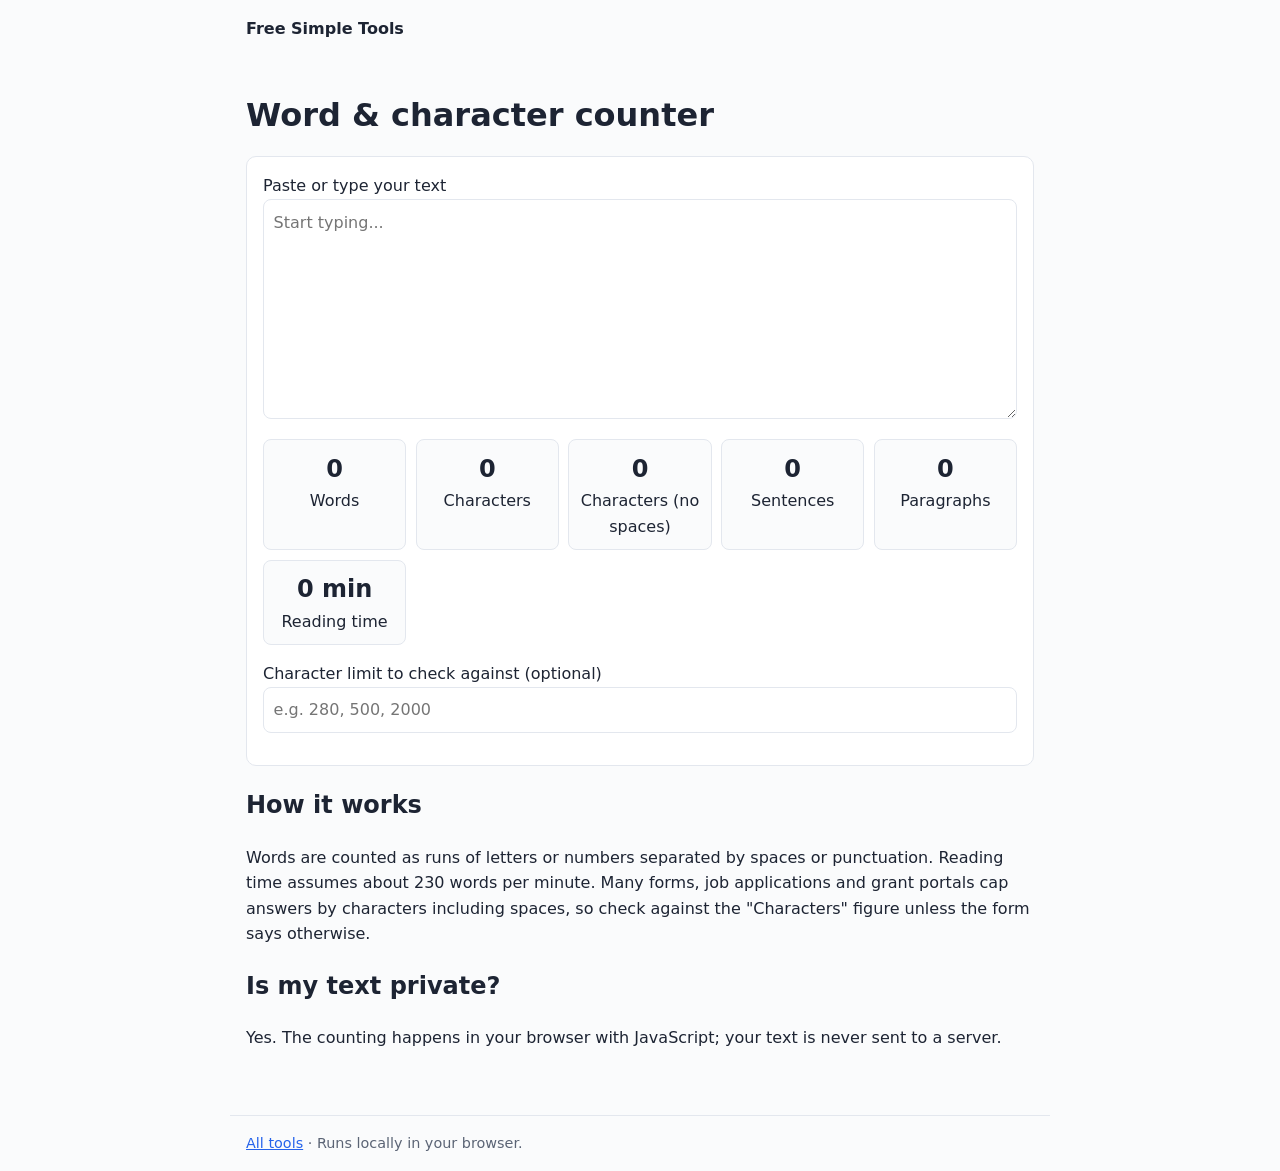
<file: word-counter/index.html>
<!doctype html><html lang="en-AU"><head><meta charset="utf-8"><meta name="viewport" content="width=device-width,initial-scale=1">
<title>Word Counter & Character Counter (Free, Private)</title>
<meta name="description" content="Count words, characters (with and without spaces), sentences, paragraphs and reading time instantly. Runs in your browser, nothing is uploaded.">
<link rel="stylesheet" href="../assets/style.css"></head><body>
<header><a class="brand" href="../">Free Simple Tools</a></header>
<main><h1>Word &amp; character counter</h1>
<div class="card"><label for="t">Paste or type your text</label>
<textarea id="t" placeholder="Start typing..."></textarea>
<div class="stats">
<div class="stat"><b id="w">0</b>Words</div><div class="stat"><b id="c">0</b>Characters</div>
<div class="stat"><b id="cn">0</b>Characters (no spaces)</div><div class="stat"><b id="s">0</b>Sentences</div>
<div class="stat"><b id="p">0</b>Paragraphs</div><div class="stat"><b id="r">0 min</b>Reading time</div>
</div>
<p><label for="lim">Character limit to check against (optional)</label>
<input id="lim" type="number" min="1" placeholder="e.g. 280, 500, 2000"> <span id="limmsg"></span></p></div>
<h2>How it works</h2>
<p>Words are counted as runs of letters or numbers separated by spaces or punctuation. Reading time assumes about 230 words per minute. Many forms, job applications and grant portals cap answers by characters including spaces, so check against the "Characters" figure unless the form says otherwise.</p>
<h2>Is my text private?</h2><p>Yes. The counting happens in your browser with JavaScript; your text is never sent to a server.</p>
</main><footer><a href="../">All tools</a> · Runs locally in your browser.</footer>
<script>
const $=id=>document.getElementById(id),t=$('t');
function u(){const v=t.value,words=(v.match(/[\p{L}\p{N}]+(?:['’-][\p{L}\p{N}]+)*/gu)||[]).length;
$('w').textContent=words;$('c').textContent=[...v].length;$('cn').textContent=[...v.replace(/\s/g,'')].length;
$('s').textContent=(v.match(/[^.!?\n]+[.!?]+|[^.!?\n]+$/gm)||[]).filter(x=>x.trim()).length;
$('p').textContent=v.split(/\n\s*\n/).filter(x=>x.trim()).length;
$('r').textContent=Math.max(words?1:0,Math.round(words/230))+' min';
const L=+$('lim').value,n=[...v].length;$('limmsg').textContent=L?(n<=L?`${L-n} characters left`:`${n-L} over the limit`):'';}
t.addEventListener('input',u);$('lim').addEventListener('input',u);u();
</script></body></html>
</file>
<file: assets/style.css>
:root{--fg:#1d2433;--muted:#5b6475;--bg:#fafbfc;--card:#fff;--accent:#2563eb;--border:#e3e7ee}
*{box-sizing:border-box}body{margin:0;font:16px/1.6 system-ui,-apple-system,Segoe UI,Roboto,sans-serif;color:var(--fg);background:var(--bg)}
header,main,footer{max-width:820px;margin:0 auto;padding:1rem}
header a.brand{font-weight:700;text-decoration:none;color:var(--fg)}
a{color:var(--accent)}h1{line-height:1.25}
.card{background:var(--card);border:1px solid var(--border);border-radius:10px;padding:1rem;margin:1rem 0}
textarea,input,select{width:100%;font:inherit;padding:.6rem;border:1px solid var(--border);border-radius:8px}
textarea{min-height:220px;resize:vertical}
.stats{display:grid;grid-template-columns:repeat(auto-fit,minmax(140px,1fr));gap:.6rem;margin-top:.8rem}
.stat{background:var(--bg);border:1px solid var(--border);border-radius:8px;padding:.6rem;text-align:center}
.stat b{display:block;font-size:1.5rem}
.tools{list-style:none;padding:0;display:grid;grid-template-columns:repeat(auto-fit,minmax(220px,1fr));gap:.8rem}
.tools li{background:var(--card);border:1px solid var(--border);border-radius:10px;padding:.8rem}
footer{color:var(--muted);font-size:.9rem;border-top:1px solid var(--border);margin-top:2rem}
</file>
